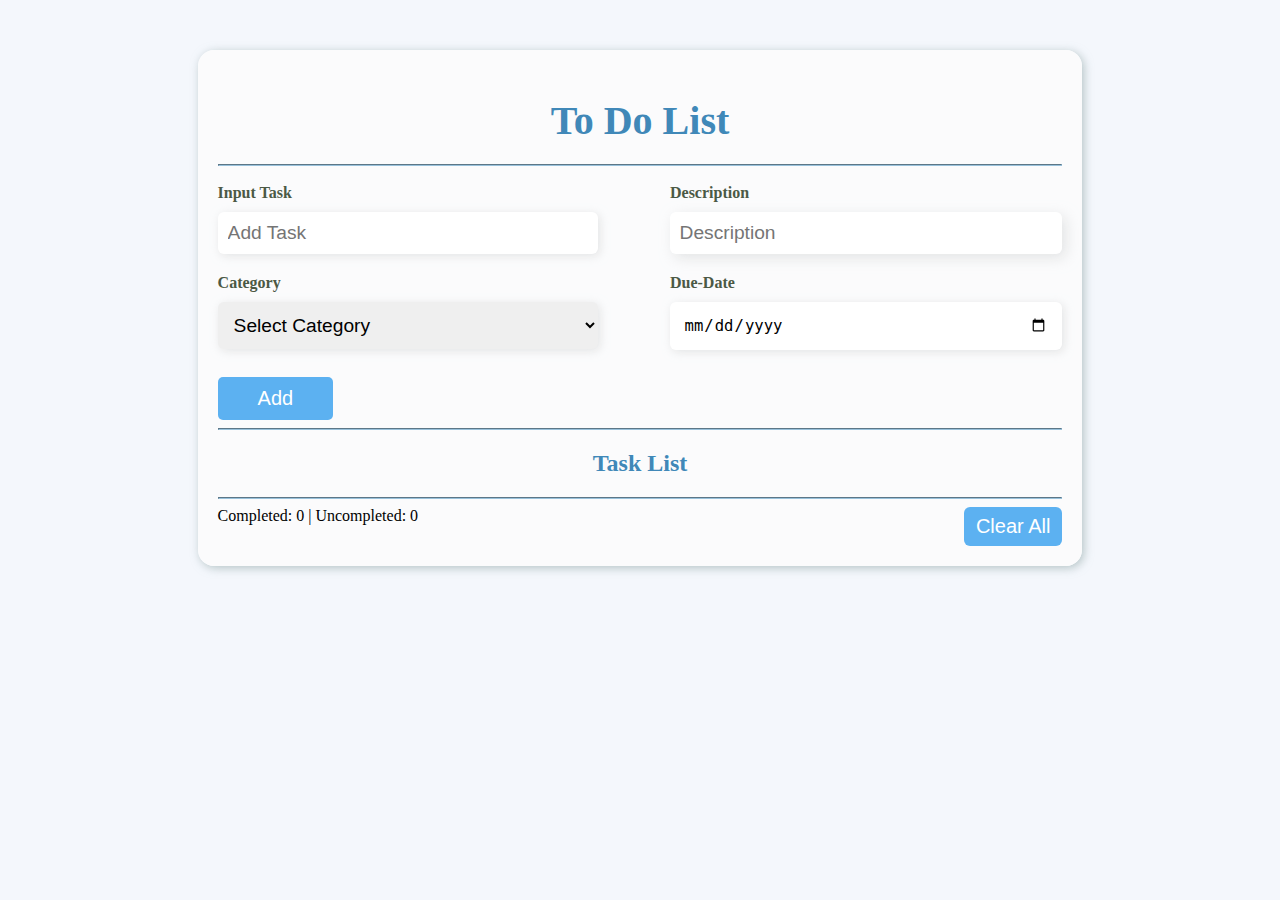
<file: index.html>
<!DOCTYPE html>
<html lang="en">

<head>
  <title>TO-DO List</title>
  <meta charset="UTF-8">
  <meta name="viewport" content="width=device-width, initial-scale=1.0">
  <link rel="stylesheet" href="style.css" />
</head>

<body>

  <div id="todo-container">

    <div id="header">
      <h1>To Do List</h1>
    </div>
    <hr>
    <form>
      <div id="todo-form">
        <div id="todo-form1">
          <h4 id="label">Input Task</h4>
          <input maxlength="40" type="text" class="input-item" name="input_box" id="input-box" placeholder="Add Task" />

          <h4 id="label">Category</h4>

          <select name="category" id="category">
            <option value="" selected>Select Category</option>
            <option value="Personal">Personal</option>
            <option value="Work">Work</option>
            <option value="Shopping">Shopping</option>
            <option value="Others">Others</option>
          </select>
          <br>

        </div>
        <div id="todo-form2">
          <h4 id="label">Description</h4>
          <input maxlength="40" id="input-description" type="text" class="input-item" name="input_box" id="input-box"
            placeholder="Description" />
          <h4 id="label">Due-Date</h4>
          <input id="due-date" type="date">
        </div>
        <!-- <button id="input-button" >Add</button> -->
      </div>
      <button id="input-button">Add</button>
    </form>
    <hr>


    <h2>Task List</h2>
    <ul id="list-container"></ul>

    <hr>


    <div class="counter-container">
      <div id="task-counters">
        Completed: <span id="completed-counter">0</span> | Uncompleted:
        <span id="uncompleted-counter">0</span>

      </div>
      <div id="clear-button">
        <button id="clear-button1">Clear All</button>
      </div>
    </div>

  </div>
  <script src="script.js"></script>
</body>

</html>
</file>
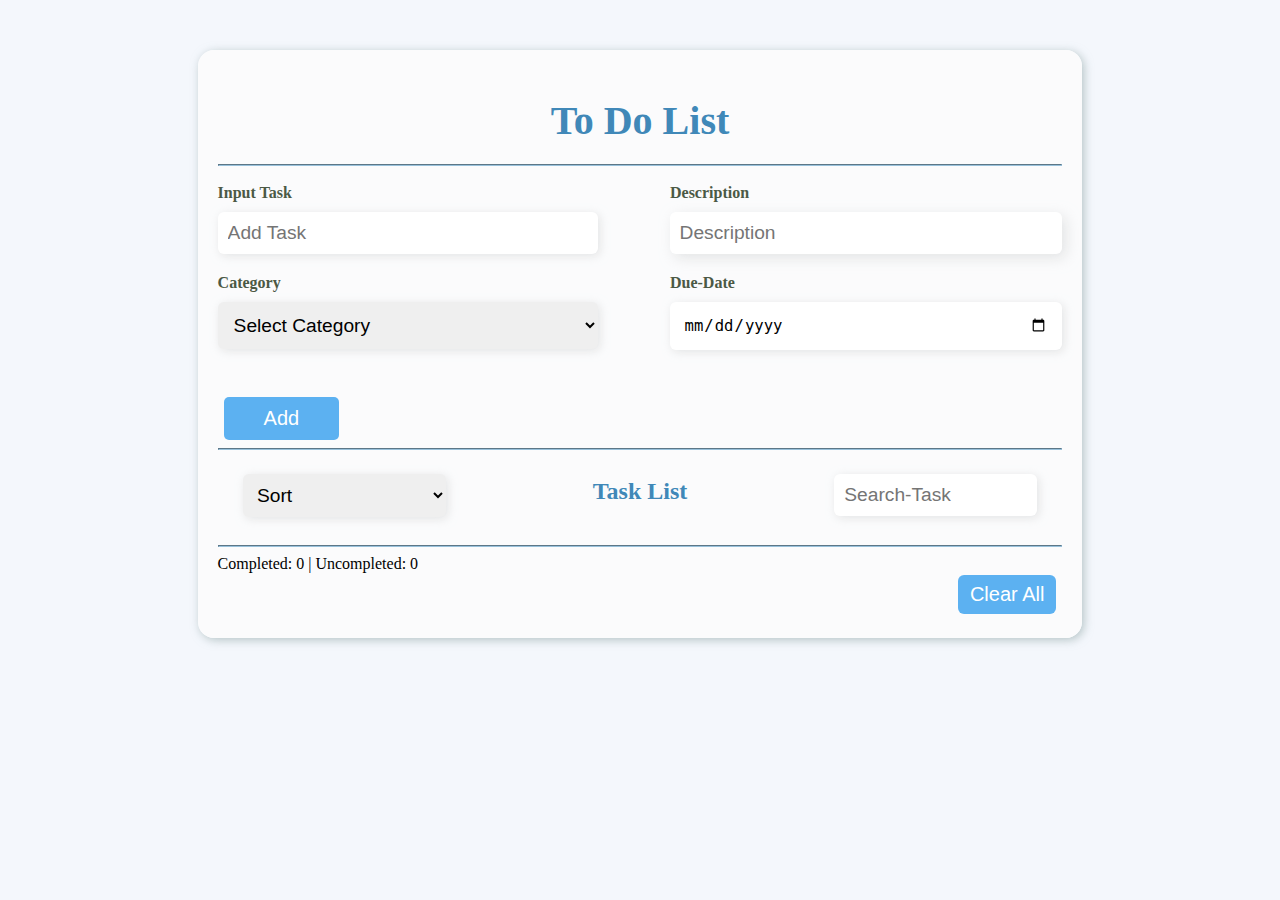
<file: assignment3/index.html>
<!DOCTYPE html>
<html lang="en">

<head>
  <title>TO-DO List</title>
  <meta charset="UTF-8">
  <meta name="viewport" content="width=device-width, initial-scale=1.0">
  <link rel="stylesheet" href="style.css" />
</head>

<body>

  <div id="todo-container">

    <div id="header">
      <h1>To Do List</h1>
    </div>
    <hr>
    <form>
      <div id="todo-form">
        <div id="todo-form1">
          <h4 id="label">Input Task</h4>
          <input maxlength="40" type="text" class="input-item" name="input_box" id="input-box" placeholder="Add Task" />

          <h4 id="label">Category</h4>

          <select name="category" id="category">
            <option value="" selected>Select Category</option>
            <option value="Personal">Personal</option>
            <option value="Work">Work</option>
            <option value="Shopping">Shopping</option>
            <option value="Others">Others</option>
          </select>
          <br>

        </div>
        <div id="todo-form2">
          <h4 id="label">Description</h4>
          <input maxlength="150" id="input-description" type="text" class="input-item" name="input_box" id="input-box"
            placeholder="Description" />
          <h4 id="label">Due-Date</h4>
          <input id="due-date" type="date">
        </div>
        <!-- <button id="input-button" >Add</button> -->
      </div>
      <button id="input-button">Add</button>
    </form>
    <hr>
    <!-- <div class="task-list"> 
      <h2>Task List</h2>
    </div> -->
    <div class="task-list-main">
        <div class="task-sort">
          
          <select name="sort" id="sort" class="sort">
            <option value="" selected>Sort</option>
            <option value="A-Z">A-Z</option>
            <option value="Date">Date</option>
          </select>  
        </div>
        <div class="task-list"> 
          <h2>Task List</h2>
        </div>
        
        <div class="search-box">
          
          <input maxlength="40" type="text" class="search-box" name="input_box" id="search-box" placeholder="Search-Task" />
        </div>
    </div>
    
    <div>
       <ul id="list-container"></ul>
    </div>
    <hr>


    <div class="counter-container">
      <div id="task-counters">
        Completed: <span id="completed-counter">0</span> | Uncompleted:
        <span id="uncompleted-counter">0</span>

      </div>
      <div id="clear-button">
        <button id="clear-button1">Clear All</button>
      </div>
    </div>

    <div id="popup" class="popup">
      <div class="popup-content">
        <span id="popup-close" class="popup-close"><button>OK</button></span>
        <p id="popup-message"></p>
      </div>
    </div>
      

    <div id="confirm-modal" style="display:none;">
      <div class="modal-content">
        <p>Are you sure...?</p>
        <button id="confirm-yes">Yes</button>
        <button id="confirm-no">No</button>
      </div>
    </div>
    
  </div>
  <script src="script.js"></script>
</body>

</html>
</file>
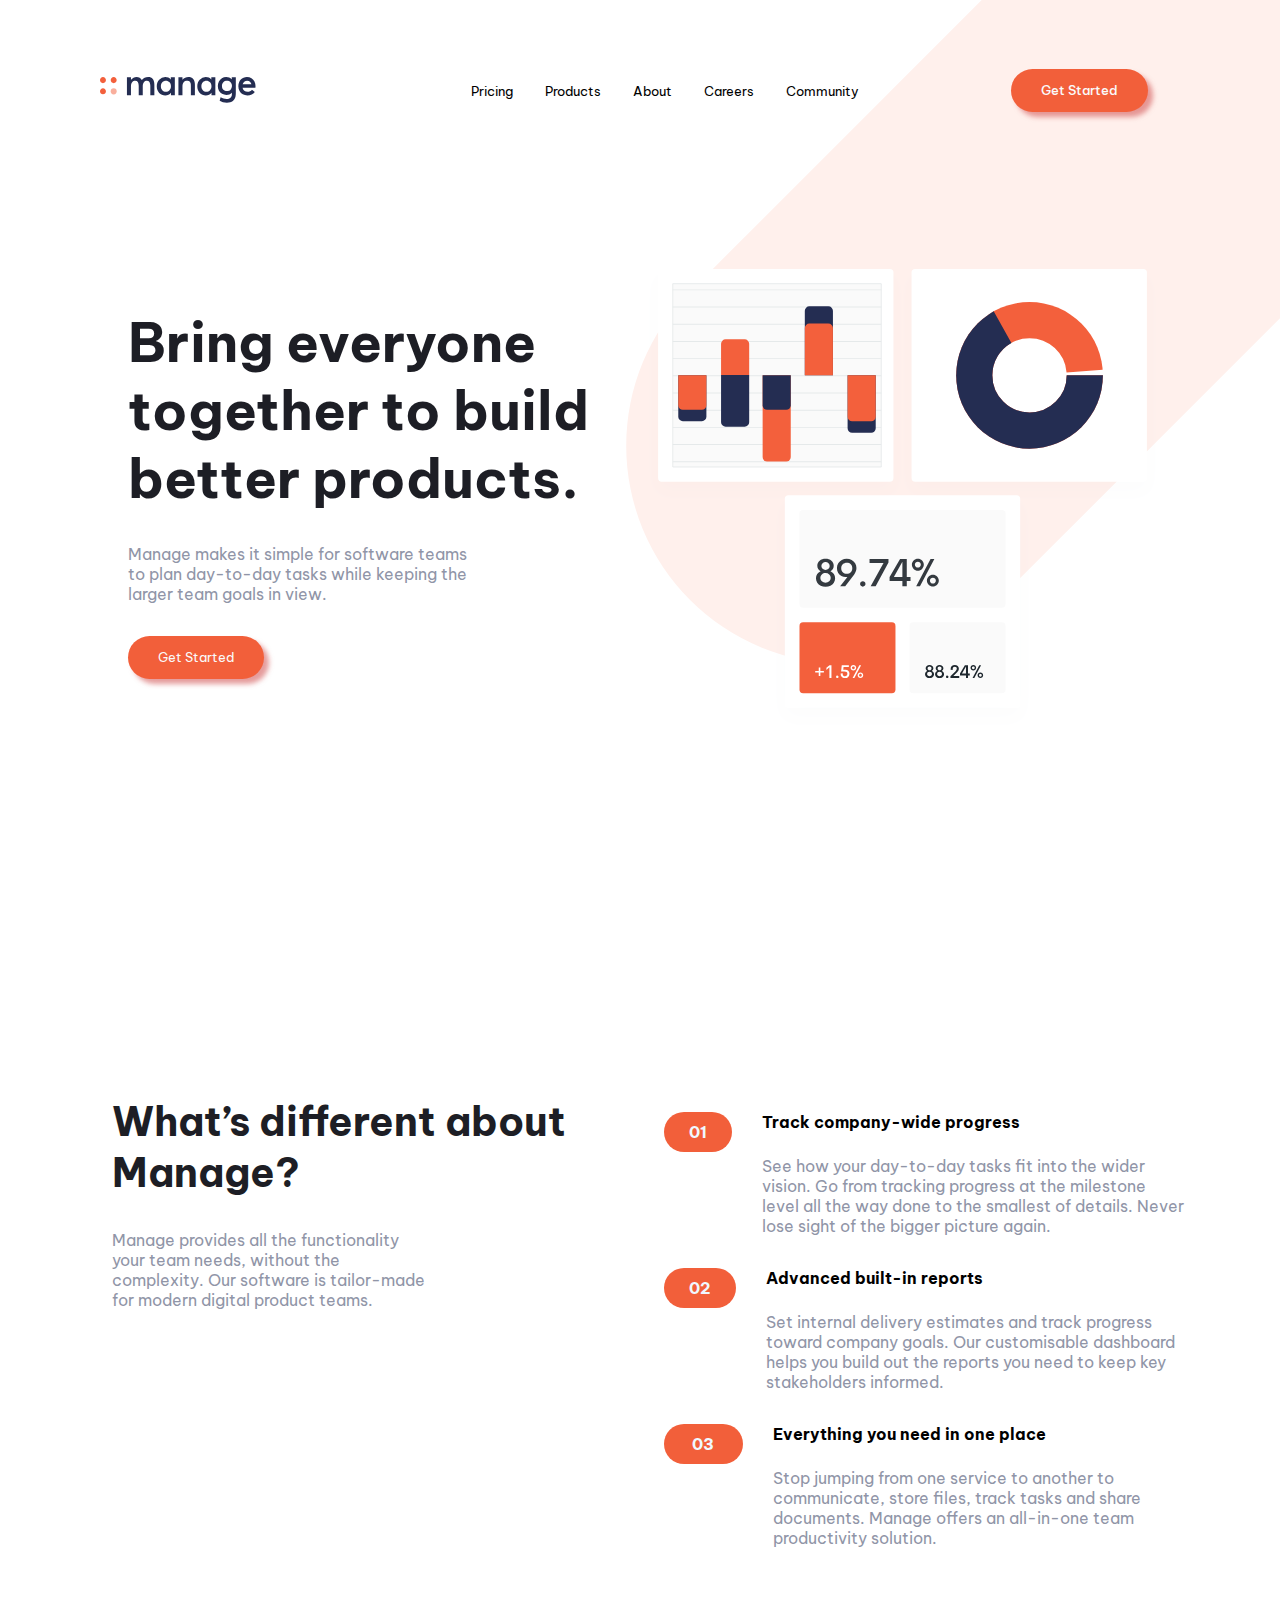
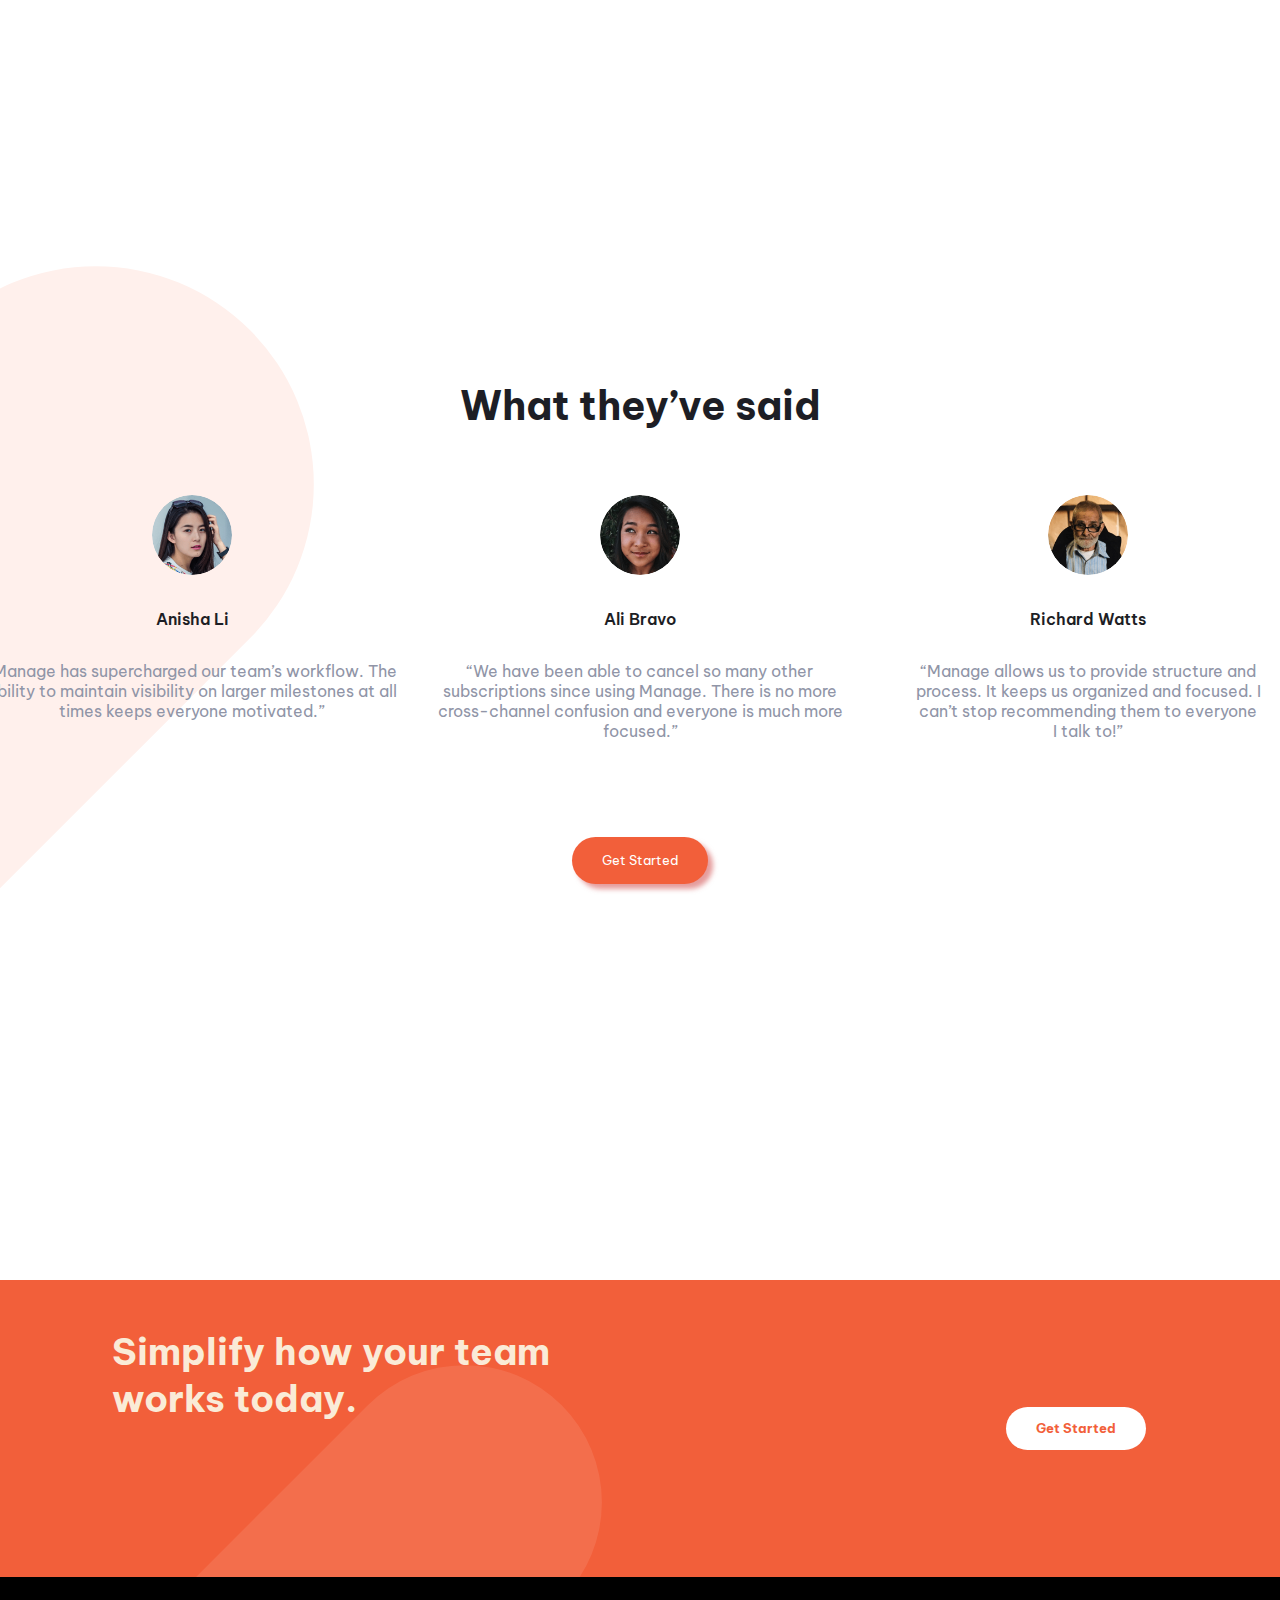
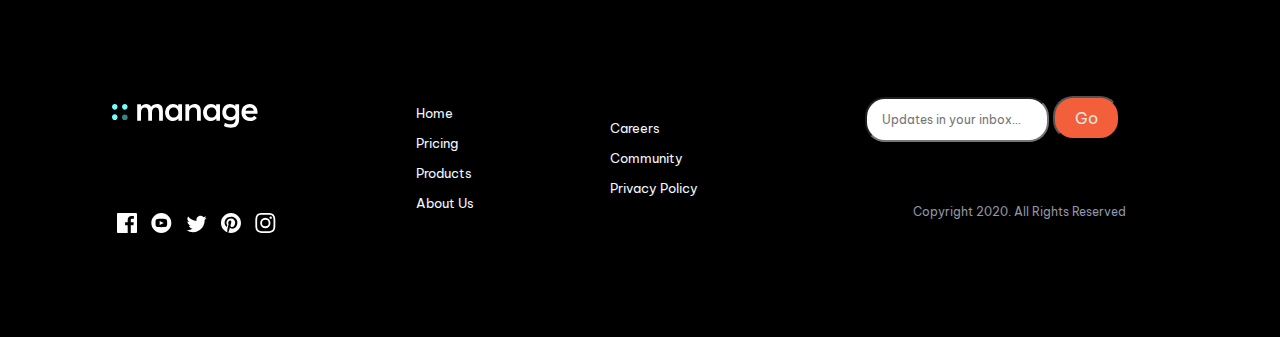
<file: manage-landing-page-master/index.html>
<!DOCTYPE html>
<html lang="en">
<head>
  <meta charset="UTF-8">
  <meta name="viewport" content="width=device-width, initial-scale=1.0"> <!-- displays site properly based on user's device -->

  <link rel="icon" type="image/png" sizes="32x32" href="./images/favicon-32x32.png">
  <link rel="stylesheet" href="style.css">
  <title>Frontend Mentor | Manage landing page</title>

  <!-- Feel free to remove these styles or customise in your own stylesheet 👍 -->
  <!-- <style>
    .attribution { font-size: 11px; text-align: center; }
    .attribution a { color: hsl(228, 45%, 44%); }
  </style> -->

</head>
<body>
  <div class="main ">
    <img src="./images/bg-tablet-pattern.svg" alt="img">
    <div class="navbar">
      <img class="logo" alt="Logo" src="./images/logo.svg" />
      <ul class="ullink">
        <li><a href="#">Pricing</a></li>
        <li><a href="#">Products</a></li>
        <li><a href="#">About</a></li>
        <li><a href="#">Careers</a></li>
        <li><a href="#">Community</a></li>
      </ul>
      <div class="hamburger" onclick="toggleMenu()">☰</div>
      <button class="button1">Get Started</button>
    </div>
    <div class="mainsub">
      <div class="subleft">
        <h1 class="banner">Bring everyone together to build better products.</h1>
        <p class="paragraph1">Manage makes it simple for software teams to plan day-to-day tasks while keeping the larger team goals in view.</p>
        <button class="button2">Get Started</button>
      </div>
      <div class="subright">
        <img class="imgintro" src="./images/illustration-intro.svg" alt="img" />
      </div>
    </div>
  </div>
  <div class="info">
    <img class="bgimg2" src="./images/bg-tablet-pattern.svg" alt="img">
    <div class="infosub">
      <div class="infoleft">
        <h1 class="infobanner">What’s different about Manage?</h1>
        <p class="infoparagraph">Manage provides all the functionality your team needs, without the complexity. Our software is tailor-made for modern digital product teams. </p>
      </div>
      <div class="inforight">
        <div class="inforight1">
          <div class="infolabel1">
            <h4>01</h4>
          </div>
          <div class="infoh1">
            <h4>Track company-wide progress</h4>
        
          
            <p class="infop1">See how your day-to-day tasks fit into the wider vision. Go from tracking progress at the milestone level all the way done to the smallest of details. Never lose sight of the bigger picture again.</p>
          </div>
        </div>
        <div class="inforight1">
          <div class="infolabel1">
            <h4>02</h4>
          </div>
          <div class="infoh1">
            <h4>Advanced built-in reports</h4>
          
            <p class="infop1">Set internal delivery estimates and track progress toward company goals. Our customisable dashboard helps you build out the reports you need to keep key stakeholders informed.
            </p>
          </div>
        </div>
        <div class="inforight1">
          <div class="infolabel1">
            <h4>03</h4>
          </div>
          <div class="infoh1">
            <h4>Everything you need in one place</h4>
          
            <p class="infop1">Stop jumping from one service to another to communicate, store files, track tasks and share documents. Manage offers an all-in-one team productivity solution.</p>
          </div>
        </div>
      </div>
    </div>
    <div class="feedback">
      <h1 class="feedbackbanner">What they’ve said</h1>
      <div class="feedbacksub">
        <div class="feedback1">
          <img class="imganisha" src="./images/avatar-anisha.png" alt="img"/>
          <h3 class="nmanisha">Anisha Li</h3>
          <p class="panisha"> “Manage has supercharged our team’s workflow. The ability to maintain visibility on larger milestones at all times keeps everyone motivated.”
          </p>
        </div>
        <div class="feedback2">
          <img class="imgali" src="./images/avatar-ali.png" alt="img"/>
          <h3 class="nmali">Ali Bravo</h3>
          <p class="pali"> “We have been able to cancel so many other subscriptions since using  Manage. There is no more cross-channel confusion and everyone is much more focused.”
          </p>
        </div>
        <div class="feedback3">
          <img class="imgrichard" src="./images/avatar-richard.png" alt="img"/>
          <h3 class="nmrichard">Richard Watts</h3>
          <p class="prichard">“Manage allows us to provide structure and process. It keeps us organized and focused. I can’t stop recommending them to everyone I talk to!”</p>
        </div>
      </div>
      <button class="button3">Get Started</button>
    </div>
  </div>
  <div class="textmain">
    <img class="bgimg3" src="./images/bg-tablet-pattern.svg" alt="bgimg">
    <div class="text">
      <h2 class="textbanner">Simplify how your team works today.</h2>
    </div>
    <div class="textbutton">
      <button class="textbutton1">Get Started</button>
    </div>
  </div> 
  <div class="footer">
    <div class="foote1">
      <div class="footerimg">
        <img class="footerlogo" src="./images/logo.svg" alt="logoimg"/>
        <div class="imgicon">
        <img alt="icon" src="./images/icon-facebook.svg" />
          <img alt="icon" src="./images/icon-youtube.svg" />
          <img alt="icon" src="./images/icon-twitter.svg" />
          <img alt="icon" src="./images/icon-pinterest.svg" />
          <img alt="icon" src="./images/icon-instagram.svg" />
          </div>
      </div>  
    </div>
    <div class="footerlink1">
      <ul><li><a href="#">Home</a></li>
      <li><a href="#">Pricing</a></li>
      <li><a href="#">Products</a></li>
      <li><a href="#">About Us</a></li> </ul>
      </div>
      <div class="footerlink2">
      <ul><li><a href="#">Careers</a></li>
      <li><a href="#">Community</a></li>
      <li><a href="#">Privacy Policy</a></li>
    </ul>
    </div>
    <div class="footer-input">
      <input class="input-box" type="text" placeholder="Updates in your inbox…" />
      <button class="footer-button">Go</button>
      <p class="copyright">Copyright 2020. All Rights Reserved</p>  
    </div>  
  </div>


  
 
</body>
</html>
</file>
<file: style.css>
*{
  box-sizing: border-box;
}

body{ 
  /* background:  white; */
  background-color: #f4f7fc;
  font-family: 'Segoe UI';
  text-align: center;
  margin-top: 50px;
}

#todo-form {
  display: flex; 
  width: 100%;
 
}


#todo-form1 {
  display: flex; 
  flex-direction: column; 
  gap: 10px; 
  align-items: flex-start; 
  width: 50%;
}


#todo-form2 {
  display: flex; 
  flex-direction: column; 
  gap: 10px; 
  align-items:flex-end; 
  width: 50%;

}



#todo-form1 > h4{
  margin: 0;
  padding: 0;
  margin-top: 10px;
}

#todo-form2 > h4{
  margin: 0;
  padding: 0;
  margin-top: 10px;
  padding-left: 30px;
  text-align: left;
  width: 100%;
  align-items: flex-start;
}

#category{
  width: 90%;
  padding: 12px;
  border-radius: 6px;
  outline: none;
  font-size: larger;
  border: none;
  box-shadow: 2px 2px 10px rgba(212, 214, 214, 0.6);
}

#input-box:focus, #input-description:focus, #category:focus, #due-date:focus {
  border-color: #347b7f;  
  box-shadow: 0 0 5px rgba(52, 123, 127, 0.5); 
}
#due-date{
  width: 93%;
  padding: 14px;
  font-size: 2rem;
  border-radius: 6px;
  font-size: larger;
  border: none;
  outline: none;
  box-shadow: 2px 2px 10px rgba(212, 214, 214, 0.6);
}


#input-description{
  width: 93%;
  padding: 10px;
  border-radius: 6px;
  outline: none;
  font-size: larger;
  border: none;
  box-shadow: 4px 4px 14px rgba(212, 214, 214, 0.6);
}

#header > h1{
  color: #4088b8;
  /* color: #5cb1f1; */
}

#label{
  color:#4B5945;
}

h2{
  color: #4088b8;
}

#todo-container {
  
  background-color: rgba(251, 251, 252, 0.986);
  margin: 0 auto;
  box-shadow: 2px 2px 10px  rgba(138, 161, 161, 0.6);
  padding: 20px;
  height: auto;
  width: 70%;
  color: white;
  border-radius: 16px;
}

#input-box{
  width: 90%;
  padding: 10px;
  border: none;
  border-radius: 6px;
 
  font-size: larger;
  outline: none;
  box-shadow: 2px 2px 10px rgba(212, 214, 214, 0.6);
}
 
#input-button{
  font-size: 20px;
  cursor: pointer;
  transition: 0.4s;
  padding: 10px 40px;
  color: white;
  justify-content: flex-start;
  display: flex;
  border: none;
  border-radius: 5px;
  /* background-color:#98c1db */
  background-color: #5cb1f1;
  
}

hr{
  border-color:  #98c1db;
}
#header{
  margin: 6px;
  font-size: 20px;
  text-align: center;
}

h1{
  margin-bottom: 20px; 
}

#input-button:hover {
  background-color:#4a98d4;
  border: white; 
} 

ul{
  list-style: none;
  padding: 0;
  margin-top: 20px;
  text-align:left;
}

li {
  box-shadow: 2px 2px 10px rgba(212, 214, 214, 0.6);
  border-radius: 6px;
  margin-bottom: 10px;
  padding: 10px;
  margin-top: 10px;
  font-size: 16px;                   
  overflow: hidden;
}

.edit-btn, .delete-btn, .complete-btn{
  float: right;
  color:black;

  cursor: pointer;
  margin: 4px 6px;                     
  border-radius: 6px;
  padding: 4px 6px;
  background-color: #5cb1f1;
} 

.completed {
  text-decoration: line-through;
  color: black;
  border: 1px solid rgb(32, 29, 29);
}

.counter-container{
   color: black;
   display: flex;
   width: 100%;
}

#task-counters{
  width: 50%;
  height: auto;
  text-align: start;
  justify-content: center;
}

#clear-button{
  width: 50%;
  display: flex;
  justify-content: end; 
}

#clear-button1{
  cursor: pointer;
  transition: 0.4s;
  padding: 8px 12px;
  color: white;
  justify-content: center;
  text-align: center;
  border: none;
  font-size: 20px;
  border-radius: 6px;
  background-color: #5cb1f1;
}

@media  (max-width: 700px){
  #todo-container{
    flex-direction: column;
    width: 100%;
    height: 100%;
  }
  #todo-form{
    display: flex;
    flex-direction: column;
  }
  #todo-form1{
    width: 100%;
  }
  #todo-form2{
    width: 100%;
    margin-left: 0px;
    margin-bottom: 10px;
  }
  #todo-form2 > h4 {
    margin: 0;
    padding: 0;
    margin-top: 10px;
    padding-left: 0px;
    text-align: left;
    width: 100%;
    align-items: flex-start;
}
#category{
  width: 100%;
}
#input-box{
  width: 100%;
}
#input-description {
  width: 100%;
}

#due-date {
  width: 100%;}

  #clear-button > button {
    cursor: pointer;
    transition: 0.4s;
    padding: 12px 8px;
    justify-content: center;
    text-align: center;
    border: none;
    font-size: 15px;
    border-radius: 5px;
    background-color: #5cb1f1;
}
}
</file>
<file: assignment3/style.css>
*{
  box-sizing: border-box;
}

body{ 
  /* background:  white; */
  background-color: #f4f7fc;
  font-family: 'Segoe UI';
  text-align: center;
  margin-top: 50px;
}

#todo-form {
  display: flex; 
  width: 100%;
 
}


#todo-form1 {
  display: flex; 
  flex-direction: column; 
  gap: 10px; 
  align-items: flex-start; 
  width: 50%;
}


#todo-form2 {
  display: flex; 
  flex-direction: column; 
  gap: 10px; 
  align-items:flex-end; 
  width: 50%;

}



#todo-form1 > h4{
  margin: 0;
  padding: 0;
  margin-top: 10px;
}

#todo-form2 > h4{
  margin: 0;
  padding: 0;
  margin-top: 10px;
  padding-left: 30px;
  text-align: left;
  width: 100%;
  align-items: flex-start;
}

#category{
  width: 90%;
  padding: 12px;
  border-radius: 6px;
  outline: none;
  font-size: larger;
  border: none;
  box-shadow: 2px 2px 10px rgba(212, 214, 214, 0.6);
}

#input-box:focus, #input-description:focus, #category:focus, #due-date:focus {
  border-color: #347b7f;  
  box-shadow: 0 0 5px rgba(52, 123, 127, 0.5); 
}
#due-date{
  width: 93%;
  padding: 14px;
  font-size: 2rem;
  border-radius: 6px;
  font-size: larger;
  border: none;
  outline: none;
  box-shadow: 2px 2px 10px rgba(212, 214, 214, 0.6);
}


#input-description{
  width: 93%;
  padding: 10px;
  border-radius: 6px;
  outline: none;
  font-size: larger;
  border: none;
  box-shadow: 4px 4px 14px rgba(212, 214, 214, 0.6);
}

#header > h1{
  color: #4088b8;
  /* color: #5cb1f1; */
}

#label{
  color:#4B5945;
}

/* h2{
  color: #4088b8;
} */

#todo-container {
  
  background-color: rgba(251, 251, 252, 0.986);
  margin: 0 auto;
  box-shadow: 2px 2px 10px  rgba(138, 161, 161, 0.6);
  padding: 20px;
  height: auto;
  width: 70%;
  color: white;
  border-radius: 16px;
}

#input-box{
  width: 90%;
  padding: 10px;
  border: none;
  border-radius: 6px;
 
  font-size: larger;
  outline: none;
  box-shadow: 2px 2px 10px rgba(212, 214, 214, 0.6);
}
 
#input-button{
  font-size: 20px;
  cursor: pointer;
  transition: 0.4s;
  padding: 10px 40px;
  color: white;
  justify-content: flex-start;
  display: flex;
  border: none;
  border-radius: 5px;
  /* background-color:#98c1db */
  background-color: #5cb1f1;
  
}

.task-list-main{
  display: flex;
  justify-content: space-between;
  
}

.task-sort{
  width: 30%;
}

.task-list{
  color:#4088b8;
  width: 40%;
 
}

.search-box{
  width: 30%;
 
}

.search-box > input{
  padding: 10px;
  width: 80%;
  border: none;
  border-radius: 6px;
  margin-top: 16px;
 
  font-size: larger;
  outline: none;
  box-shadow: 2px 2px 10px rgba(212, 214, 214, 0.6);
}

.task-sort > select{
  padding: 10px;
  width: 80%;
  border: none;
  border-radius: 6px;
  margin-top: 16px;
 
  font-size: larger;
  outline: none;
  box-shadow: 2px 2px 10px rgba(212, 214, 214, 0.6);
}

.sort:focus, .search-box:focus{
  border-color: #347b7f;
  box-shadow: 0 0 5px rgba(52, 123, 127, 0.5); 
}











hr{
  border-color:  #98c1db;
}
#header{
  margin: 6px;
  font-size: 20px;
  text-align: center;
}

h1{
  margin-bottom: 20px; 
}

#input-button:hover {
  background-color:#4a98d4;
  border: white; 
} 

ul{
  list-style: none;
  padding: 0;
  margin-top: 20px;
  text-align:left;
}

li {
  box-shadow: 2px 2px 10px rgba(212, 214, 214, 0.6);
  border-radius: 6px;
  margin-bottom: 10px;
  padding: 10px;
  margin-top: 10px;
  font-size: 16px;                   
  overflow: hidden;
}

.edit-btn, .delete-btn, .complete-btn{
  float: right;
  color:black;

  cursor: pointer;
  margin: 4px 6px;                     
  border-radius: 6px;
  padding: 4px 6px;
  background-color: #5cb1f1;
} 

.completed {
  text-decoration: line-through;
  color: black;
  border: 1px solid rgb(32, 29, 29);
}

.counter-container{
   color: black;
   display: flex;
   width: 100%;
}

#task-counters{
  width: 50%;
  height: auto;
  text-align: start;
  justify-content: center;
}

#clear-button{
  width: 50%;
  display: flex;
  justify-content: end; 
}

#clear-button1{
  cursor: pointer;
  transition: 0.4s;
  padding: 8px 12px;
  color: white;
  justify-content: center;
  text-align: center;
  border: none;
  font-size: 20px;
  border-radius: 6px;
  background-color: #5cb1f1;
}


.todo-checkbox {
  width: 20px;
  height: 20px;
  border: 2px solid #ccc;
  border-radius: 4px;
  cursor: pointer;
  transition: background-color 0.3s ease;
}



.popup {
  display: none; 
  position: fixed;
  z-index: 1;
  left: 0;
  top: 0;
  width: 100%;
  height: 100%;
  background-color: rgba(0,0,0,0.5);
  overflow: auto;
}

.popup-content {
  background-color: #fff;
  border-color:#4ddbe2;
  margin: 15% auto;
  color: black;
  font-size: 1.2rem;
  padding: 20px;
  border-radius: 10px;
  width: 80%;
  max-width: 400px;
}

.popup-close {
  color: #aaa;
  font-size: 28px;
  font-weight: bold;
  float: right;
}

.popup-close:hover,
.popup-close:focus {
  color: black;
  text-decoration: none;
  cursor: pointer;
}

.popup-content > span > button{
  color:black;
  justify-items: center;
  cursor: pointer;
  margin: 4px 6px;                     
  border-radius: 6px;
  padding: 8px 10px;
  margin-top: 20px;
  background-color: #5cb1f1;
}




#confirm-modal {
  position: fixed;
  top: 0;
  left: 0;
  width: 100%;
  height: 100%;
  background: rgba(0, 0, 0, 0.5);
  display: flex;
  justify-content: center;
  align-items: center;
}

.modal-content {
  background-color: white;
  padding: 4rem;
  color: black;
  font-size: 1.5rem;
  width: 30%;
  border-radius: 5px;
  text-align: center;
  box-shadow: 2px 2px 10px rgba(212, 214, 214, 0.6);
}

button {
  /* margin: 10px;
  padding: 10px 14px;
  cursor: pointer; */

  color:black;
  justify-items: center;
  cursor: pointer;
  margin: 4px 6px;                     
  border-radius: 6px;
  padding: 8px 40px;
  margin-top: 20px;
  background-color: #5cb1f1;
}








@media  (max-width: 700px){
  #todo-container{
    flex-direction: column;
    width: 100%;
    height: 100%;
  }
  #todo-form{
    display: flex;
    flex-direction: column;
  }
  #todo-form1{
    width: 100%;
  }
  #todo-form2{
    width: 100%;
    margin-left: 0px;
    margin-bottom: 10px;
  }
  #todo-form2 > h4 {
    margin: 0;
    padding: 0;
    margin-top: 10px;
    padding-left: 0px;
    text-align: left;
    width: 100%;
    align-items: flex-start;
}
#category{
  width: 100%;
}
#input-box{
  width: 100%;
}
#input-description {
  width: 100%;
}

#due-date {
  width: 100%;}

  #clear-button > button {
    cursor: pointer;
    transition: 0.4s;
    padding: 12px 8px;
    justify-content: center;
    text-align: center;
    border: none;
    font-size: 15px;
    border-radius: 5px;
    background-color: #5cb1f1;
  }}
</file>
<file: manage-landing-page-master/style.css>
@import url('https://fonts.googleapis.com/css2?family=Be+Vietnam+Pro:ital,wght@0,100;0,200;0,300;0,400;0,500;0,600;0,700;0,800;0,900;1,100;1,200;1,300;1,400;1,500;1,600;1,700;1,800;1,900&display=swap');

*{
    font-family: "Be Vietnam Pro";
    padding: 0px;
    margin: 0px;
}
body{
    /* overflow-x: hidden; */
}
.main{
    height: 120vh;
    width: 100%;
    z-index: 2;
    position: relative;
    overflow: hidden;
    
}
.main > img{
    position: absolute;
    z-index: -1;
    right: -160px;
    top: -150px;

}
.navbar{
    height: 20vh;
    width: 100%;
    /* background-color: hsl(0, 0%, 98%)    ; */
    display: flex;
    justify-content: space-around;
    align-items: center;
    z-index: 2;
    
}
.logo{
    height: 1.6rem;
    margin-top: 0%;
    margin-left: 2rem;
    
}
.ullink  {
    display: flex;                
    justify-content: space-between ; 
    gap:2rem;
    list-style: none;
    margin-left: 5rem;
   
}
.ullink > li > a{
    text-decoration: none;
    color: black;
    font-size: 0.8rem;
}
.ullink :hover{
    color: hsl(227, 12%, 61%);
    cursor: pointer;
   
}
.button1 {
    padding: 13px 30px; 
    background-color: hsl(12, 88%, 59%); 
    color:  hsl(0, 0%, 98%) ; 
    border: none; 
    border-radius: 30px;
    font-weight: 500;
    cursor: pointer; 
    margin-left: 1rem;
    margin-right: 4rem;
    box-shadow:  5px 5px 5px rgba(212, 90, 90, 0.6); 
  }
  
  .button1:hover {
     
  }
  .hamburger {
    display: block;
    display: none;
  }
.mainsub{
    display: flex;
    height: 100vh;
    width: 100%;
    z-index: 2;
    /* background-color: hsl(0, 0%, 98%) */
    
}
.subleft, .subright{
    height: 100vh;
    width: 50%;
    flex-direction: column;
}
.banner{
    font-size: 3.4rem;
    margin-left: 8rem;
    margin-top: 8rem;
    font-weight: 700;
    width: 90%;
    color:  hsl(233, 12%, 13%);
}
.paragraph1{
    margin-left: 8rem;
    margin-top: 2rem;
   font-size: 16px;
    width: 53%;
    color:  hsl(227, 12%, 61%);
}
.button2{
    padding: 13px 30px; 
    background-color: hsl(12, 88%, 59%); 
    color:  hsl(0, 0%, 98%) ; 
    border: none; 
    border-radius: 30px;
    cursor: pointer; 
  
    box-shadow:  5px 5px 5px rgba(212, 90, 90, 0.6); 
    margin-left: 8rem;
    margin-top: 2rem;
    

}
.imgintro{
    margin-top: 5rem;
    margin-left: 0rem;
    width: 82%;
}
.info{
    display: flex;
    flex-direction: column; 
    height: 200vh;
    z-index: 2;
    position: relative; 
}
.bgimg2{
    z-index: -1;
    position: absolute;
    left: -500px;
    bottom: 200px;
    
    
}
  
.infosub{
    display: flex;
    height: 100vh;
    z-index: 2; 
}
.infoleft{
    margin-left: 7rem;
    z-index: 2;
}
.infobanner{
    margin-top: 1rem;
    margin-right: 3rem;
    font-size: 2.5rem;
    font-weight: 700;
    width: 90%;
    color:  hsl(233, 12%, 13%);
}
.infoparagraph{
    margin-top: 2rem;
    font-size: 16px;
    width: 60%;
    color:  hsl(227, 12%, 61%);
}
.infop1{
    margin-top: 1.5rem;
    
    font-size: 16px;
    color:  hsl(227, 12%, 61%);
}
.infop2{
    
    font-size: 16px;
    color:  hsl(227, 12%, 61%);
}
.infop3{
    width: 80%;
    font-size: 16px;
    color:  hsl(227, 12%, 61%);

}
  
.infoleft, .inforight{
    width: 50%; 
    height: 100%; 
    z-index: 2;
}
.inforight{
    margin-right: 6rem;
    display: flex;
    flex-direction: column;

    
}

.inforight1{
    display: flex;

}

.infolabel1 {
    justify-content: center;
    height: 40px;
    width: 239px;
    color: aliceblue;
    background-color: hsl(12, 88%, 59%);
    font-size: medium;
    border-radius: 20px;
    margin-top: 2rem;
    margin-left: 1rem;
    text-align: center;
    align-items: center;
    display: flex
;
}
.infoh1{
   margin-left: 30px;
   margin-top: 2rem;
}
  
.feedback{
    height: 100vh; 
  
    flex-direction: column;
    display: flex;
    z-index: 2;

     
}
.feedbackbanner{
    text-align: center;
    margin-top: 0rem;
    font-size: 2.5rem;
    color:  hsl(233, 12%, 13%);
}
.feedback1, .feedback2, .feedback3 {
    display: flex;
    flex-direction: column; 
    align-items: center;    
    text-align: center;     
    margin-top: 4rem; 
     

  }
  
  .feedback1 img, .feedback2 img, .feedback3 img {
    width: 80px;   
    height: 80px;  
    border-radius: 50%;  
    margin-bottom: 10px; 
  }
 .nmanisha, .nmali, .nmrichard{
    margin-top: 1.5rem;
    font-weight: 600;
    font-size: 1rem;
    color:  hsl(233, 12%, 13%);
    
 }
 .panisha, .pali, .prichard{
    margin-top: 2rem;
    font-size: 16px;
    width: 110%;
    color:  hsl(227, 12%, 61%);
    font-weight: 400;
 }
 .prichard{
    width: 90%;
 }
 .button3{
    margin-top: 6rem;
    padding: 15px 30px; 
    background-color: hsl(12, 88%, 59%);
    box-shadow:  5px 5px 5px rgba(212, 90, 90, 0.6); 
    color: white; 
    border: none; 
    border-radius: 25px;
    cursor: pointer;
    align-items: center;
    justify-content: center;
    align-self: center;
 }
  
.feedbacksub{
    display: flex;
    justify-content: space-between; 
}
  
.feedback1, .feedback2, .feedback3{
    width: 30%; 
    text-align: center; 
}
.textmain{
    height: 33vh;
    width: 100%;
    display: flex;
    background-color: hsl(12, 88%, 59%);
    justify-content: space-between;
    position: relative;
    overflow: hidden;

}
.bgimg3{
    opacity: 0.1;
    position: absolute;
    left: 90px;
    bottom: -300px;
    width: 40%;
}
.textbutton{
    width: 50%;                  
    display: flex;               
    justify-content: center;     
    align-items: center; 
          
        
}
.textbutton1{
    margin-top: rem;
    padding: 13px 30px; 
    background-color:white;
    color: hsl(12, 88%, 59%);
    border: none; 
    border-radius: 25px;
    font-weight: 700;
    cursor: pointer;
    align-items: center;
    justify-content: center;
    margin-left: 10rem;
    z-index: 2;
}
.textbanner{
    margin-left: 7rem;
    font-size: 2.3rem;
    width: 70%;
    margin-top: 3rem;
    color: antiquewhite;
    font-weight: 700;
    z-index: 2;

}
.footer{
    height: 40vh;
    width: 100%;
    display: flex;
    display: flex; 
    justify-content: space-between; 
    align-items: center; 
    background-color: black;
  
}

  
  .footerimg {
    padding-bottom: 2 rem;
    align-items: center;
    margin-top: 2rem;

  }
  .imgicon{
    align-items: center;
    justify-content: space-between;
    margin-left: 7rem;
    margin-top: 5rem;
    
  }
  .imgicon > img{
    padding: 5px;
  }
  .footerlogo {
    margin-left: 7rem;
    
    margin-bottom: 5px;
    display: flex;
    flex-direction: column; 
    
    align-items: flex-start;
    margin-top: 10px;

  }
  
  
 
 
  .input-box{
    padding: 13px 15px;
    font-size: 12px;
    border-radius: 20px;
    width: 150px;
    margin-left: 2rem;
  }
  .footer-button{
    background-color : hsl(12, 88%, 59%);
    color: rgb(231, 230, 227);
    padding: 10px 20px;
    font-size: 16px;
    border-radius: 20px;
    cursor: pointer;
    margin-right: 10rem;
    margin-bottom: 2rem;
  }
  .copyright{
    font-size: 12px;
    color:  hsl(227, 12%, 61%);
    margin-top: 2rem;
    margin-left: 5rem;
  }

.footerlink1 > ul{
    gap: 10px;
    display: flex;
    flex-direction: column;
}
.footerlink1 > ul > li{
    list-style: none;
}
  
  
.footerlink1 > ul > li > a{ 
    text-decoration: none;
    color: aliceblue;
    font-size: 0.8rem;
}
.footerlink1 >ul >li > a:hover{
    color:  hsl(12, 88%, 59%);
    
}
.footerlink2 > ul{
    gap: 10px;
    display: flex;
    flex-direction: column;
}
.footerlink2 > ul > li{
    list-style: none;
}
  
  
.footerlink2 > ul > li > a{
    text-decoration: none;
    color: aliceblue;
    font-size: 0.8rem;
}
.footerlink2 >ul >li > a:hover{
    color:  hsl(12, 88%, 59%);   
}
.footerlogo{
    filter: invert(1 ) grayscale(40%) brightness(200%);
}

@media screen and (max-width: 480px) {
    body {
      background-color:hsl(0, 0%, 98%) ;  
    }
    .mainsub{
        flex-direction: column-reverse;
        width: 100%;
        height: 100vh;
    }
    .subleft, .subright{
        width: 100%;
        height: 50%;
    }
    .imgintro{
        margin-top: 0px;
        width: 100%;
    }
    .banner{
        margin: 0px;
        text-align: center;
        margin-top: 5px;
        font-size: 36px;
        width: 100%;
    }
    .paragraph1{
        width: 95%;
        margin: 5px 5px 0px 5px;
        text-align: center;
        font-size: 18px;
    }
    .info{
        height: 220vh;
    }
    .infosub{
        height: 100%;
        flex-direction: column;
    }
    .infoleft{
        width: 100%;
        margin: 0px;
    }
    .infobanner{
        margin: 0px;
        text-align: center;
        font-size: 36px;
        width: 100%;
    }
    .infoparagraph{
        text-align: center;
        width: 98vw;
        padding: 10px;
    }
.inforight{
    width: 100%;
    margin: 0px;
}
.feedback{
    width: 98vw;
    height: 100%;
}
.inforight1{
     height: 40vh;
  }
  .feedbackbanner{
    font-size: 1.5rem;
  }
  .feedbacksub{
    width: 100%;
    display: flex;
    flex-direction: column;
  }
  .feedback1, .feedback2 , .feedback3{
    width: 100%;
    margin-top: 20px;
  }
  .feedback2 , .feedback3{
    display: none;
  }
  .textbanner{
    font-size: 18px;
    margin: 0px;
  }
  .textmain{
    width: 100%;
    height: 28vh;
  }
  .text{
    width: 50%;
    display: flex;
    align-items: center;
  }
  .textbanner{
    width: 90%;
    padding-left: 10px;
  }
  .textbutton1 {
    margin-top: rem;
    padding: 10px 19px;
    background-color: white;
    color: hsl(12, 88%, 59%);
    border: none;
    border-radius: 25px;
    font-weight: 700;
    cursor: pointer;
    align-items: center;
    justify-content: center;
    /* margin-left: 10rem; */
    margin: 0px;
    z-index: 2;
}
.footer{
    height: 100vh;
    flex-direction: column;
}
.footer-button {
    background-color: hsl(12, 88%, 59%);
    color: rgb(231, 230, 227);
    padding: 10px 20px;
    font-size: 16px;
    border-radius: 20px;
    cursor: pointer;
    /* margin-right: 10rem; */
    margin-bottom: 2rem;
    margin: 0px;
}
.footerlogo {
    margin: 0px;
    display: flex
;
    flex-direction: column;
    align-items: flex-start;
    margin-top: 10px;
}
.imgicon{
    margin-left: 0px;
}
.ullink{
    display: none;
}
.button1{
    display: none;
}

.hamburger{
    display: block;
}

}
</file>
